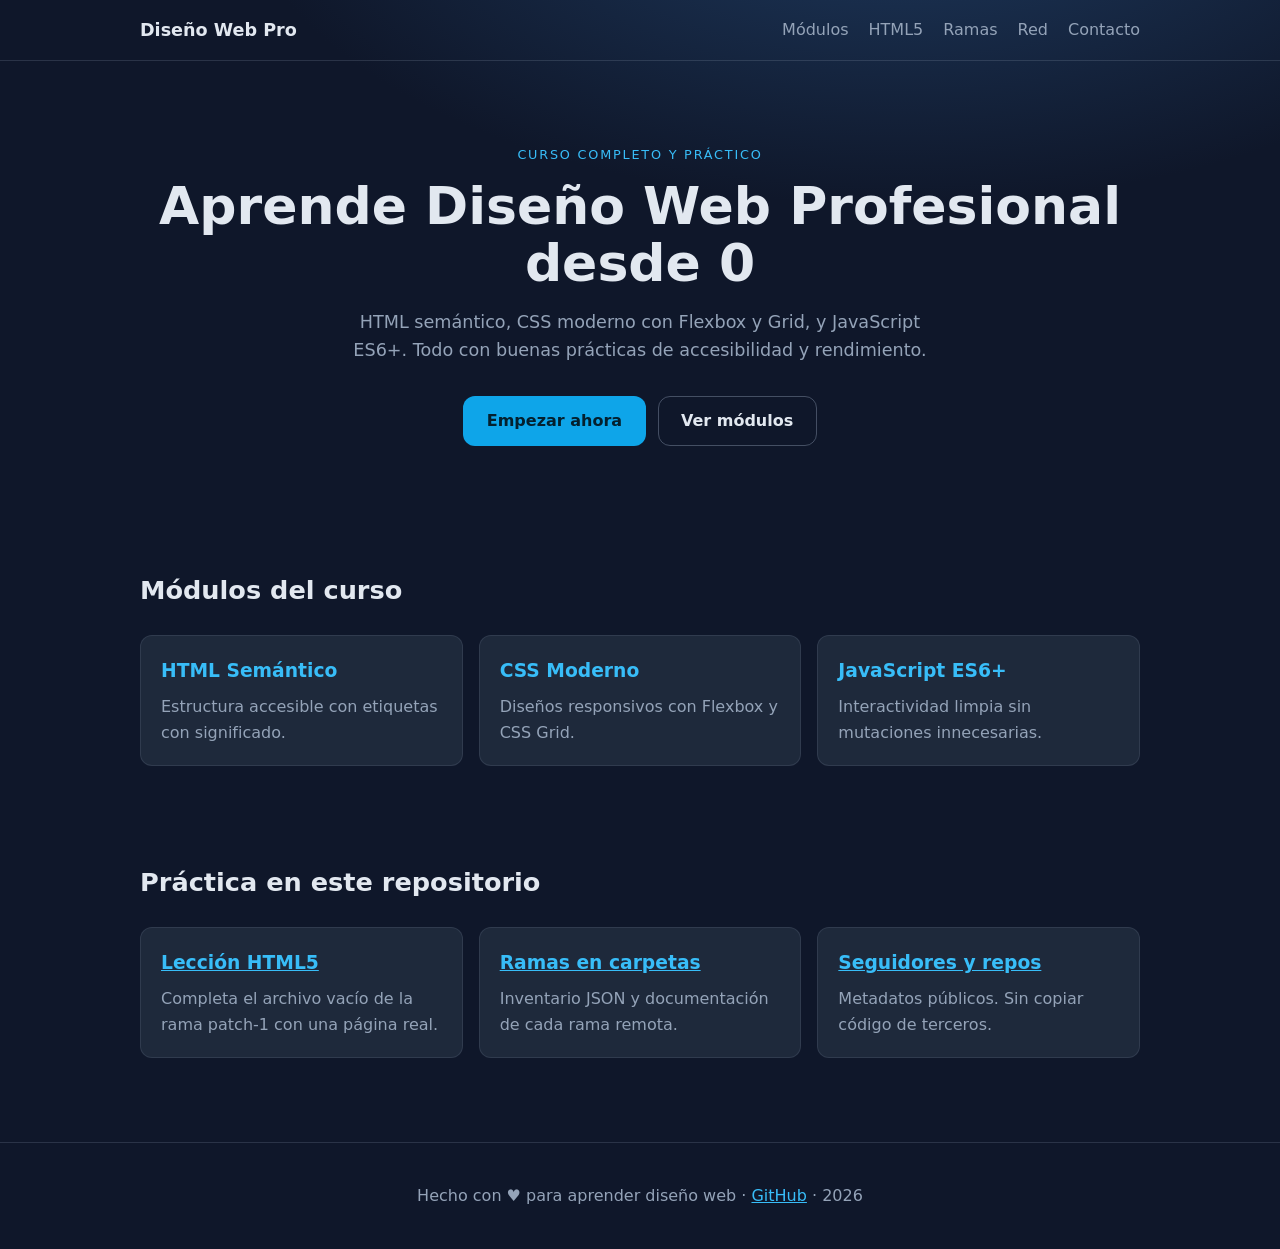
<file: index.html>
<!DOCTYPE html>
<html lang="es">
  <head>
    <meta charset="UTF-8" />
    <meta name="viewport" content="width=device-width, initial-scale=1.0" />
    <meta
      name="description"
      content="Diseño Web Profesional: curso completo y práctico de HTML, CSS y JavaScript desde cero."
    />
    <title>Diseño Web Profesional · Desde 0</title>
    <link rel="stylesheet" href="styles.css" />
  </head>
  <body>
    <a class="skip-link" href="#contenido">Saltar al contenido</a>

    <header class="site-header">
      <nav class="nav" aria-label="Navegación principal">
        <a class="brand" href="index.html">Diseño Web Pro</a>
        <ul class="nav-list">
          <li><a href="index.html#modulos">Módulos</a></li>
          <li><a href="html5.html">HTML5</a></li>
          <li><a href="ramas.html">Ramas</a></li>
          <li><a href="red.html">Red</a></li>
          <li><a href="index.html#contacto">Contacto</a></li>
        </ul>
      </nav>
    </header>

    <main id="contenido">
      <section class="hero" aria-labelledby="hero-title">
        <p class="eyebrow">Curso completo y práctico</p>
        <h1 id="hero-title">Aprende Diseño Web Profesional desde 0</h1>
        <p class="lead">
          HTML semántico, CSS moderno con Flexbox y Grid, y JavaScript ES6+.
          Todo con buenas prácticas de accesibilidad y rendimiento.
        </p>
        <div class="actions">
          <button id="empezar" class="btn btn-primary" type="button">
            Empezar ahora
          </button>
          <a class="btn btn-ghost" href="#modulos">Ver módulos</a>
        </div>
        <p id="mensaje" class="mensaje" role="status" aria-live="polite"></p>
      </section>

      <section id="modulos" class="modulos" aria-labelledby="modulos-title">
        <h2 id="modulos-title">Módulos del curso</h2>
        <ul class="cards">
          <li class="card">
            <h3>HTML Semántico</h3>
            <p>Estructura accesible con etiquetas con significado.</p>
          </li>
          <li class="card">
            <h3>CSS Moderno</h3>
            <p>Diseños responsivos con Flexbox y CSS Grid.</p>
          </li>
          <li class="card">
            <h3>JavaScript ES6+</h3>
            <p>Interactividad limpia sin mutaciones innecesarias.</p>
          </li>
        </ul>
      </section>

      <section id="practica" class="modulos" aria-labelledby="practica-title">
        <h2 id="practica-title">Práctica en este repositorio</h2>
        <ul class="cards">
          <li class="card">
            <h3><a href="html5.html">Lección HTML5</a></h3>
            <p>Completa el archivo vacío de la rama patch-1 con una página real.</p>
          </li>
          <li class="card">
            <h3><a href="ramas.html">Ramas en carpetas</a></h3>
            <p>Inventario JSON y documentación de cada rama remota.</p>
          </li>
          <li class="card">
            <h3><a href="red.html">Seguidores y repos</a></h3>
            <p>Metadatos públicos. Sin copiar código de terceros.</p>
          </li>
        </ul>
      </section>
    </main>

    <footer id="contacto" class="site-footer">
      <p>
        Hecho con &hearts; para aprender diseño web ·
        <a href="https://github.com/piscis16031995/piscis16031995">GitHub</a> ·
        <span id="anio"></span>
      </p>
    </footer>

    <script src="main.js"></script>
  </body>
</html>
</file>
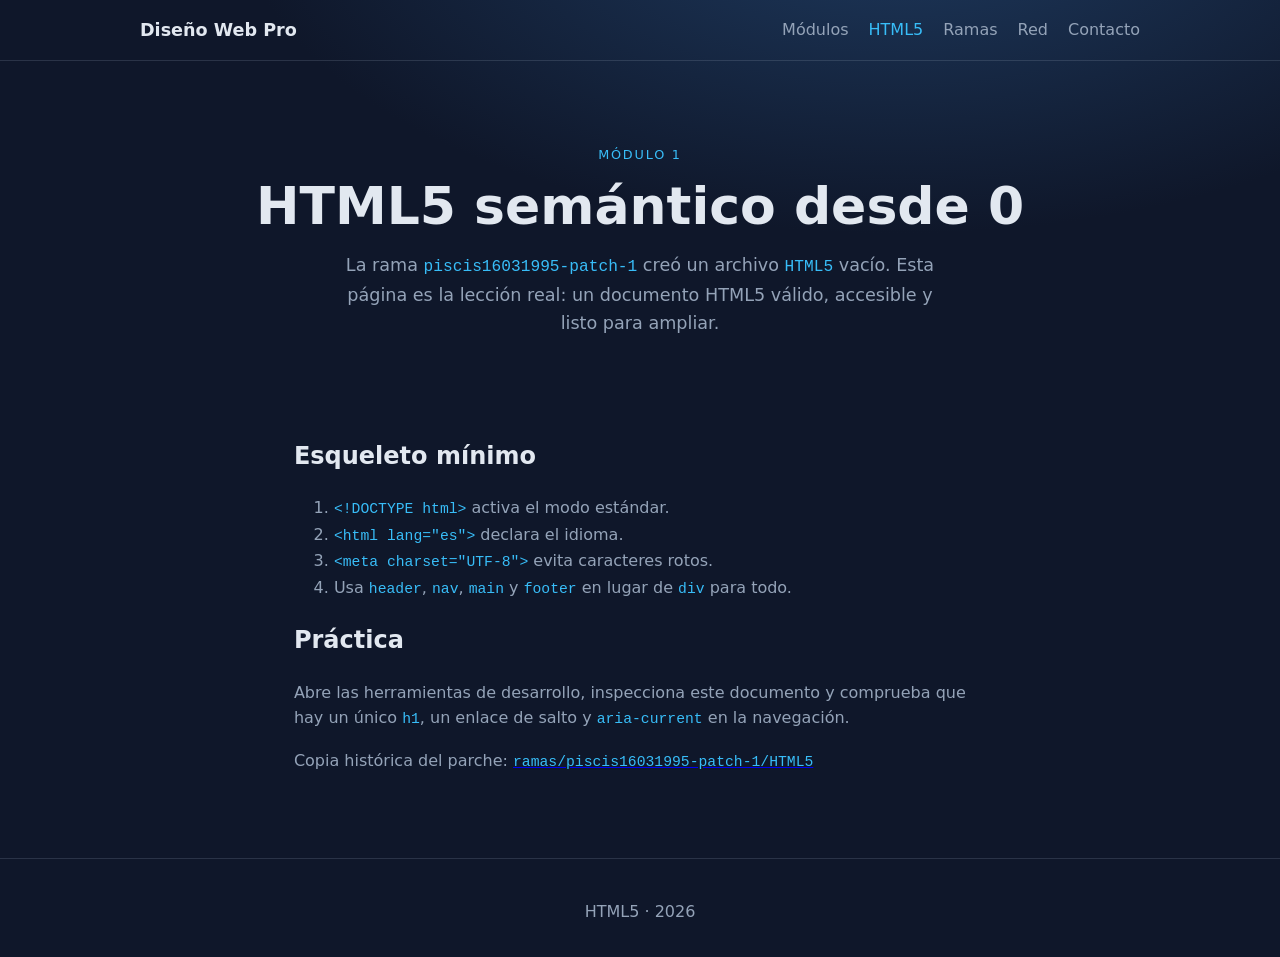
<file: html5.html>
<!DOCTYPE html>
<html lang="es">
  <head>
    <meta charset="UTF-8" />
    <meta name="viewport" content="width=device-width, initial-scale=1.0" />
    <meta
      name="description"
      content="Lección HTML5: documento, semántica y accesibilidad desde 0."
    />
    <title>HTML5 · Diseño Web Profesional</title>
    <link rel="stylesheet" href="styles.css" />
  </head>
  <body>
    <a class="skip-link" href="#contenido">Saltar al contenido</a>
    <header class="site-header">
      <nav class="nav" aria-label="Navegación principal">
        <a class="brand" href="index.html">Diseño Web Pro</a>
        <ul class="nav-list">
          <li><a href="index.html#modulos">Módulos</a></li>
          <li><a href="html5.html" aria-current="page">HTML5</a></li>
          <li><a href="ramas.html">Ramas</a></li>
          <li><a href="red.html">Red</a></li>
          <li><a href="index.html#contacto">Contacto</a></li>
        </ul>
      </nav>
    </header>

    <main id="contenido">
      <section class="hero" aria-labelledby="hero-title">
        <p class="eyebrow">Módulo 1</p>
        <h1 id="hero-title">HTML5 semántico desde 0</h1>
        <p class="lead">
          La rama <code>piscis16031995-patch-1</code> creó un archivo
          <code>HTML5</code> vacío. Esta página es la lección real: un documento
          HTML5 válido, accesible y listo para ampliar.
        </p>
      </section>

      <article class="prose" aria-labelledby="esqueleto-title">
        <h2 id="esqueleto-title">Esqueleto mínimo</h2>
        <ol>
          <li><code>&lt;!DOCTYPE html&gt;</code> activa el modo estándar.</li>
          <li><code>&lt;html lang="es"&gt;</code> declara el idioma.</li>
          <li><code>&lt;meta charset="UTF-8"&gt;</code> evita caracteres rotos.</li>
          <li>Usa <code>header</code>, <code>nav</code>, <code>main</code> y <code>footer</code> en lugar de <code>div</code> para todo.</li>
        </ol>
        <h2>Práctica</h2>
        <p>
          Abre las herramientas de desarrollo, inspecciona este documento y
          comprueba que hay un único <code>h1</code>, un enlace de salto y
          <code>aria-current</code> en la navegación.
        </p>
        <p>
          Copia histórica del parche:
          <a href="ramas/piscis16031995-patch-1/HTML5"><code>ramas/piscis16031995-patch-1/HTML5</code></a>
        </p>
      </article>
    </main>

    <footer id="contacto" class="site-footer">
      <p>HTML5 · <span id="anio"></span></p>
    </footer>
    <script src="main.js"></script>
  </body>
</html>
</file>
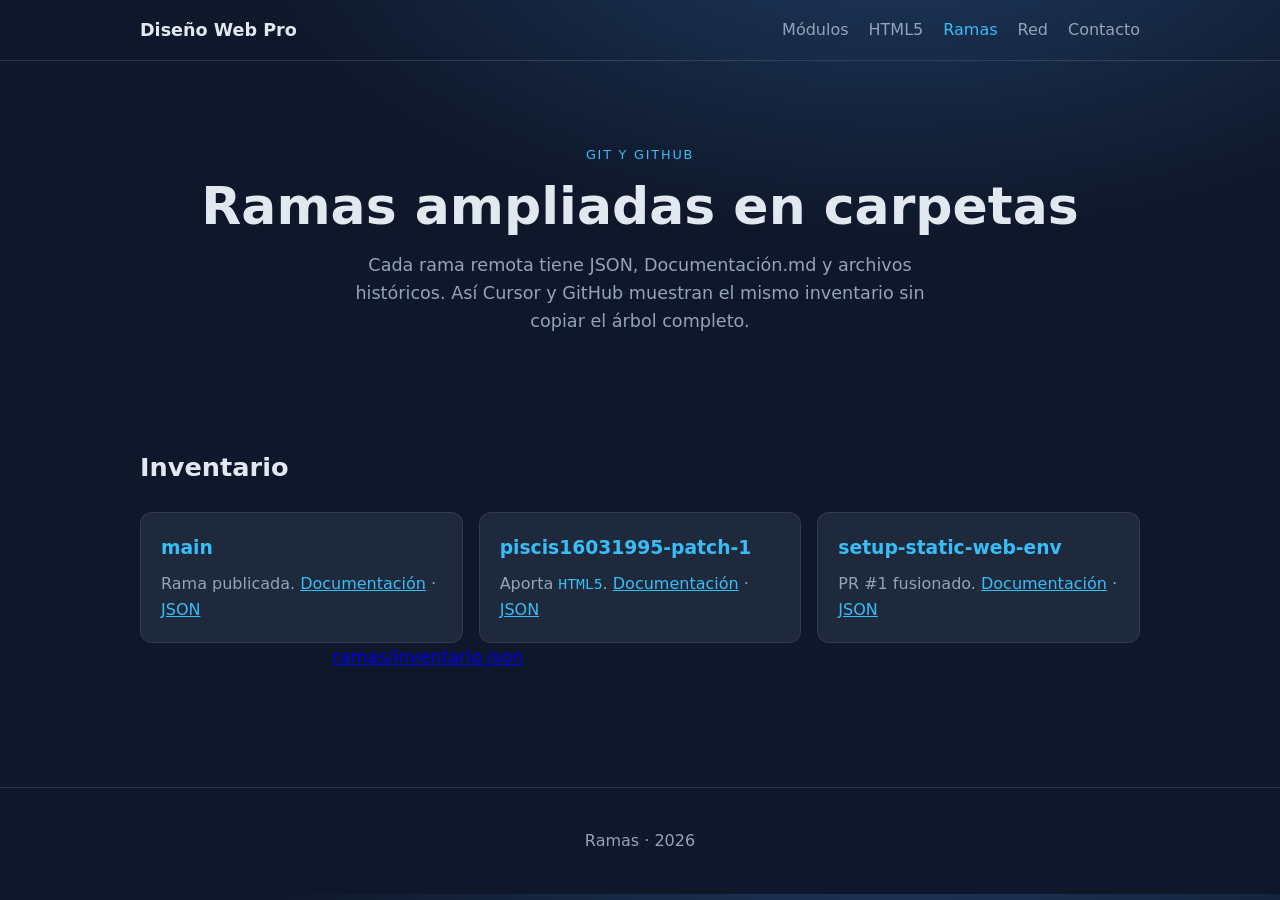
<file: ramas.html>
<!DOCTYPE html>
<html lang="es">
  <head>
    <meta charset="UTF-8" />
    <meta name="viewport" content="width=device-width, initial-scale=1.0" />
    <meta name="description" content="Ramas de piscis16031995 ampliadas en carpetas con JSON y documentación." />
    <title>Ramas · Diseño Web Profesional</title>
    <link rel="stylesheet" href="styles.css" />
  </head>
  <body>
    <a class="skip-link" href="#contenido">Saltar al contenido</a>
    <header class="site-header">
      <nav class="nav" aria-label="Navegación principal">
        <a class="brand" href="index.html">Diseño Web Pro</a>
        <ul class="nav-list">
          <li><a href="index.html#modulos">Módulos</a></li>
          <li><a href="html5.html">HTML5</a></li>
          <li><a href="ramas.html" aria-current="page">Ramas</a></li>
          <li><a href="red.html">Red</a></li>
          <li><a href="index.html#contacto">Contacto</a></li>
        </ul>
      </nav>
    </header>

    <main id="contenido">
      <section class="hero" aria-labelledby="hero-title">
        <p class="eyebrow">Git y GitHub</p>
        <h1 id="hero-title">Ramas ampliadas en carpetas</h1>
        <p class="lead">
          Cada rama remota tiene JSON, Documentación.md y archivos históricos.
          Así Cursor y GitHub muestran el mismo inventario sin copiar el árbol completo.
        </p>
      </section>

      <section class="modulos" aria-labelledby="ramas-title">
        <h2 id="ramas-title">Inventario</h2>
        <ul class="cards">
          <li class="card">
            <h3>main</h3>
            <p>Rama publicada. <a href="ramas/main/Documentacion.md">Documentación</a> · <a href="ramas/main/manifiesto.json">JSON</a></p>
          </li>
          <li class="card">
            <h3>piscis16031995-patch-1</h3>
            <p>Aporta <code>HTML5</code>. <a href="ramas/piscis16031995-patch-1/Documentacion.md">Documentación</a> · <a href="ramas/piscis16031995-patch-1/manifiesto.json">JSON</a></p>
          </li>
          <li class="card">
            <h3>setup-static-web-env</h3>
            <p>PR #1 fusionado. <a href="ramas/cursor-setup-static-web-env-65a1/Documentacion.md">Documentación</a> · <a href="ramas/cursor-setup-static-web-env-65a1/manifiesto.json">JSON</a></p>
          </li>
        </ul>
        <p class="lead"><a href="ramas/inventario.json">ramas/inventario.json</a></p>
      </section>
    </main>

    <footer id="contacto" class="site-footer">
      <p>Ramas · <span id="anio"></span></p>
    </footer>
    <script src="main.js"></script>
  </body>
</html>
</file>
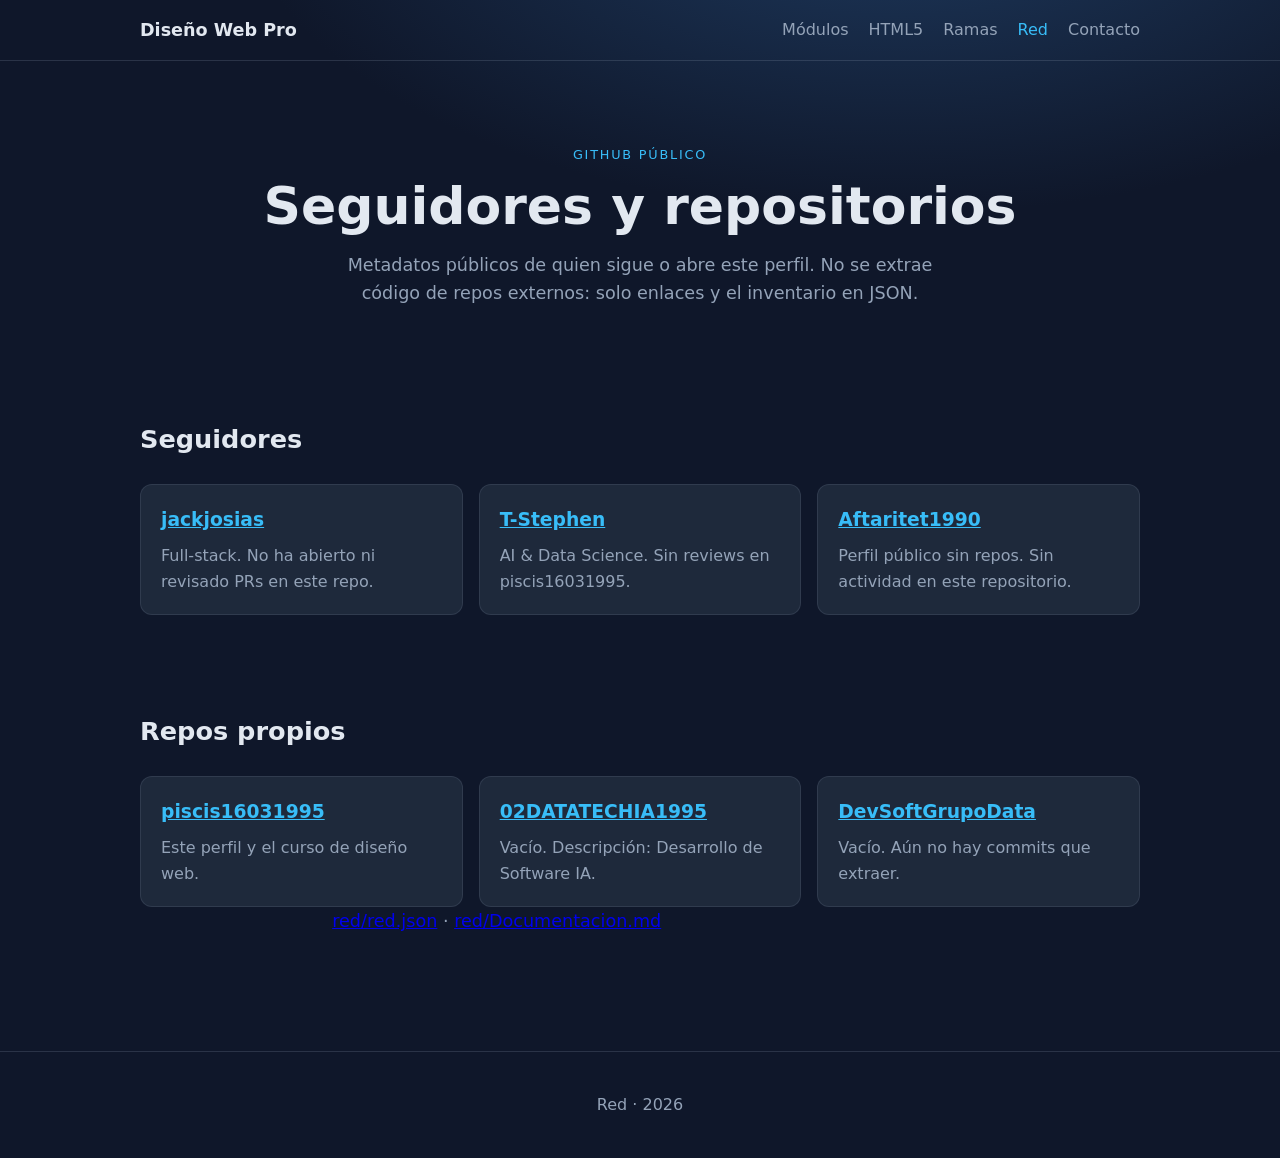
<file: red.html>
<!DOCTYPE html>
<html lang="es">
  <head>
    <meta charset="UTF-8" />
    <meta name="viewport" content="width=device-width, initial-scale=1.0" />
    <meta name="description" content="Seguidores y repositorios públicos de piscis16031995, sin copiar código ajeno." />
    <title>Red · Diseño Web Profesional</title>
    <link rel="stylesheet" href="styles.css" />
  </head>
  <body>
    <a class="skip-link" href="#contenido">Saltar al contenido</a>
    <header class="site-header">
      <nav class="nav" aria-label="Navegación principal">
        <a class="brand" href="index.html">Diseño Web Pro</a>
        <ul class="nav-list">
          <li><a href="index.html#modulos">Módulos</a></li>
          <li><a href="html5.html">HTML5</a></li>
          <li><a href="ramas.html">Ramas</a></li>
          <li><a href="red.html" aria-current="page">Red</a></li>
          <li><a href="index.html#contacto">Contacto</a></li>
        </ul>
      </nav>
    </header>

    <main id="contenido">
      <section class="hero" aria-labelledby="hero-title">
        <p class="eyebrow">GitHub público</p>
        <h1 id="hero-title">Seguidores y repositorios</h1>
        <p class="lead">
          Metadatos públicos de quien sigue o abre este perfil. No se extrae
          código de repos externos: solo enlaces y el inventario en JSON.
        </p>
      </section>

      <section class="modulos" aria-labelledby="seguidores-title">
        <h2 id="seguidores-title">Seguidores</h2>
        <ul class="cards">
          <li class="card">
            <h3><a href="https://github.com/jackjosias">jackjosias</a></h3>
            <p>Full-stack. No ha abierto ni revisado PRs en este repo.</p>
          </li>
          <li class="card">
            <h3><a href="https://github.com/T-Stephen">T-Stephen</a></h3>
            <p>AI &amp; Data Science. Sin reviews en piscis16031995.</p>
          </li>
          <li class="card">
            <h3><a href="https://github.com/Aftaritet1990">Aftaritet1990</a></h3>
            <p>Perfil público sin repos. Sin actividad en este repositorio.</p>
          </li>
        </ul>
      </section>

      <section class="modulos" aria-labelledby="repos-title">
        <h2 id="repos-title">Repos propios</h2>
        <ul class="cards">
          <li class="card">
            <h3><a href="https://github.com/piscis16031995/piscis16031995">piscis16031995</a></h3>
            <p>Este perfil y el curso de diseño web.</p>
          </li>
          <li class="card">
            <h3><a href="https://github.com/piscis16031995/02DATATECHIA1995">02DATATECHIA1995</a></h3>
            <p>Vacío. Descripción: Desarrollo de Software IA.</p>
          </li>
          <li class="card">
            <h3><a href="https://github.com/piscis16031995/DevSoftGrupoData">DevSoftGrupoData</a></h3>
            <p>Vacío. Aún no hay commits que extraer.</p>
          </li>
        </ul>
        <p class="lead">
          <a href="red/red.json">red/red.json</a> ·
          <a href="red/Documentacion.md">red/Documentacion.md</a>
        </p>
      </section>
    </main>

    <footer id="contacto" class="site-footer">
      <p>Red · <span id="anio"></span></p>
    </footer>
    <script src="main.js"></script>
  </body>
</html>
</file>
<file: styles.css>
:root {
  --bg: #0f172a;
  --surface: #1e293b;
  --text: #e2e8f0;
  --muted: #94a3b8;
  --accent: #38bdf8;
  --accent-strong: #0ea5e9;
  --radius: 12px;
  --max-width: 1040px;
}

* {
  box-sizing: border-box;
}

body {
  margin: 0;
  font-family: system-ui, -apple-system, "Segoe UI", Roboto, sans-serif;
  color: var(--text);
  background: radial-gradient(1200px 600px at 70% -10%, #1e3a5f 0%, var(--bg) 55%);
  line-height: 1.6;
}

.skip-link {
  position: absolute;
  left: -999px;
  top: 0;
  background: var(--accent);
  color: #04202e;
  padding: 0.5rem 1rem;
  border-radius: 0 0 var(--radius) 0;
}

.skip-link:focus {
  left: 0;
}

.site-header {
  border-bottom: 1px solid rgba(148, 163, 184, 0.2);
}

.nav {
  display: flex;
  align-items: center;
  justify-content: space-between;
  gap: 1rem;
  max-width: var(--max-width);
  margin: 0 auto;
  padding: 1rem 1.25rem;
}

.brand {
  font-weight: 700;
  font-size: 1.1rem;
  color: var(--text);
  text-decoration: none;
}

.nav-list {
  display: flex;
  gap: 1.25rem;
  list-style: none;
  margin: 0;
  padding: 0;
}

.nav-list a {
  color: var(--muted);
  text-decoration: none;
}

.nav-list a:hover,
.nav-list a:focus,
.nav-list a[aria-current="page"] {
  color: var(--accent);
}

main {
  max-width: var(--max-width);
  margin: 0 auto;
  padding: 1.25rem;
}

.hero {
  padding: 4rem 0 3rem;
  text-align: center;
}

.eyebrow {
  text-transform: uppercase;
  letter-spacing: 0.14em;
  font-size: 0.8rem;
  color: var(--accent);
  margin: 0 0 0.75rem;
}

.hero h1 {
  font-size: clamp(2rem, 5vw, 3.25rem);
  line-height: 1.1;
  margin: 0 0 1rem;
}

.lead {
  max-width: 55ch;
  margin: 0 auto 2rem;
  color: var(--muted);
  font-size: 1.1rem;
}

.actions {
  display: flex;
  gap: 0.75rem;
  justify-content: center;
  flex-wrap: wrap;
}

.btn {
  display: inline-flex;
  align-items: center;
  border: 1px solid transparent;
  padding: 0.7rem 1.4rem;
  border-radius: var(--radius);
  font: inherit;
  font-weight: 600;
  cursor: pointer;
  text-decoration: none;
  transition: transform 0.05s ease, background 0.2s ease;
}

.btn:active {
  transform: translateY(1px);
}

.btn-primary {
  background: var(--accent-strong);
  color: #04202e;
}

.btn-primary:hover,
.btn-primary:focus {
  background: var(--accent);
}

.btn-ghost {
  border-color: rgba(148, 163, 184, 0.4);
  color: var(--text);
}

.btn-ghost:hover,
.btn-ghost:focus {
  border-color: var(--accent);
  color: var(--accent);
}

.mensaje {
  min-height: 1.5rem;
  margin: 1.25rem 0 0;
  color: var(--accent);
  font-weight: 600;
}

.modulos {
  padding: 2rem 0 4rem;
}

.modulos h2 {
  font-size: 1.6rem;
  margin: 0 0 1.5rem;
}

.cards {
  display: grid;
  grid-template-columns: repeat(auto-fit, minmax(220px, 1fr));
  gap: 1rem;
  list-style: none;
  margin: 0;
  padding: 0;
}

.card {
  background: var(--surface);
  border: 1px solid rgba(148, 163, 184, 0.15);
  border-radius: var(--radius);
  padding: 1.25rem;
}

.card h3 {
  margin: 0 0 0.5rem;
  color: var(--accent);
}

.card p {
  margin: 0;
  color: var(--muted);
}

.card a {
  color: var(--accent);
}

.prose {
  max-width: 68ch;
  margin: 0 auto 4rem;
  color: var(--muted);
}

.prose h2 {
  color: var(--text);
}

.prose code,
.lead code,
.card code {
  font-family: ui-monospace, SFMono-Regular, Menlo, Consolas, monospace;
  font-size: 0.92em;
  color: var(--accent);
}

.site-footer a {
  color: var(--accent);
}

.site-footer {
  border-top: 1px solid rgba(148, 163, 184, 0.2);
  text-align: center;
  color: var(--muted);
  padding: 1.5rem 1.25rem;
}

@media (prefers-reduced-motion: reduce) {
  .btn {
    transition: none;
  }
}
</file>
